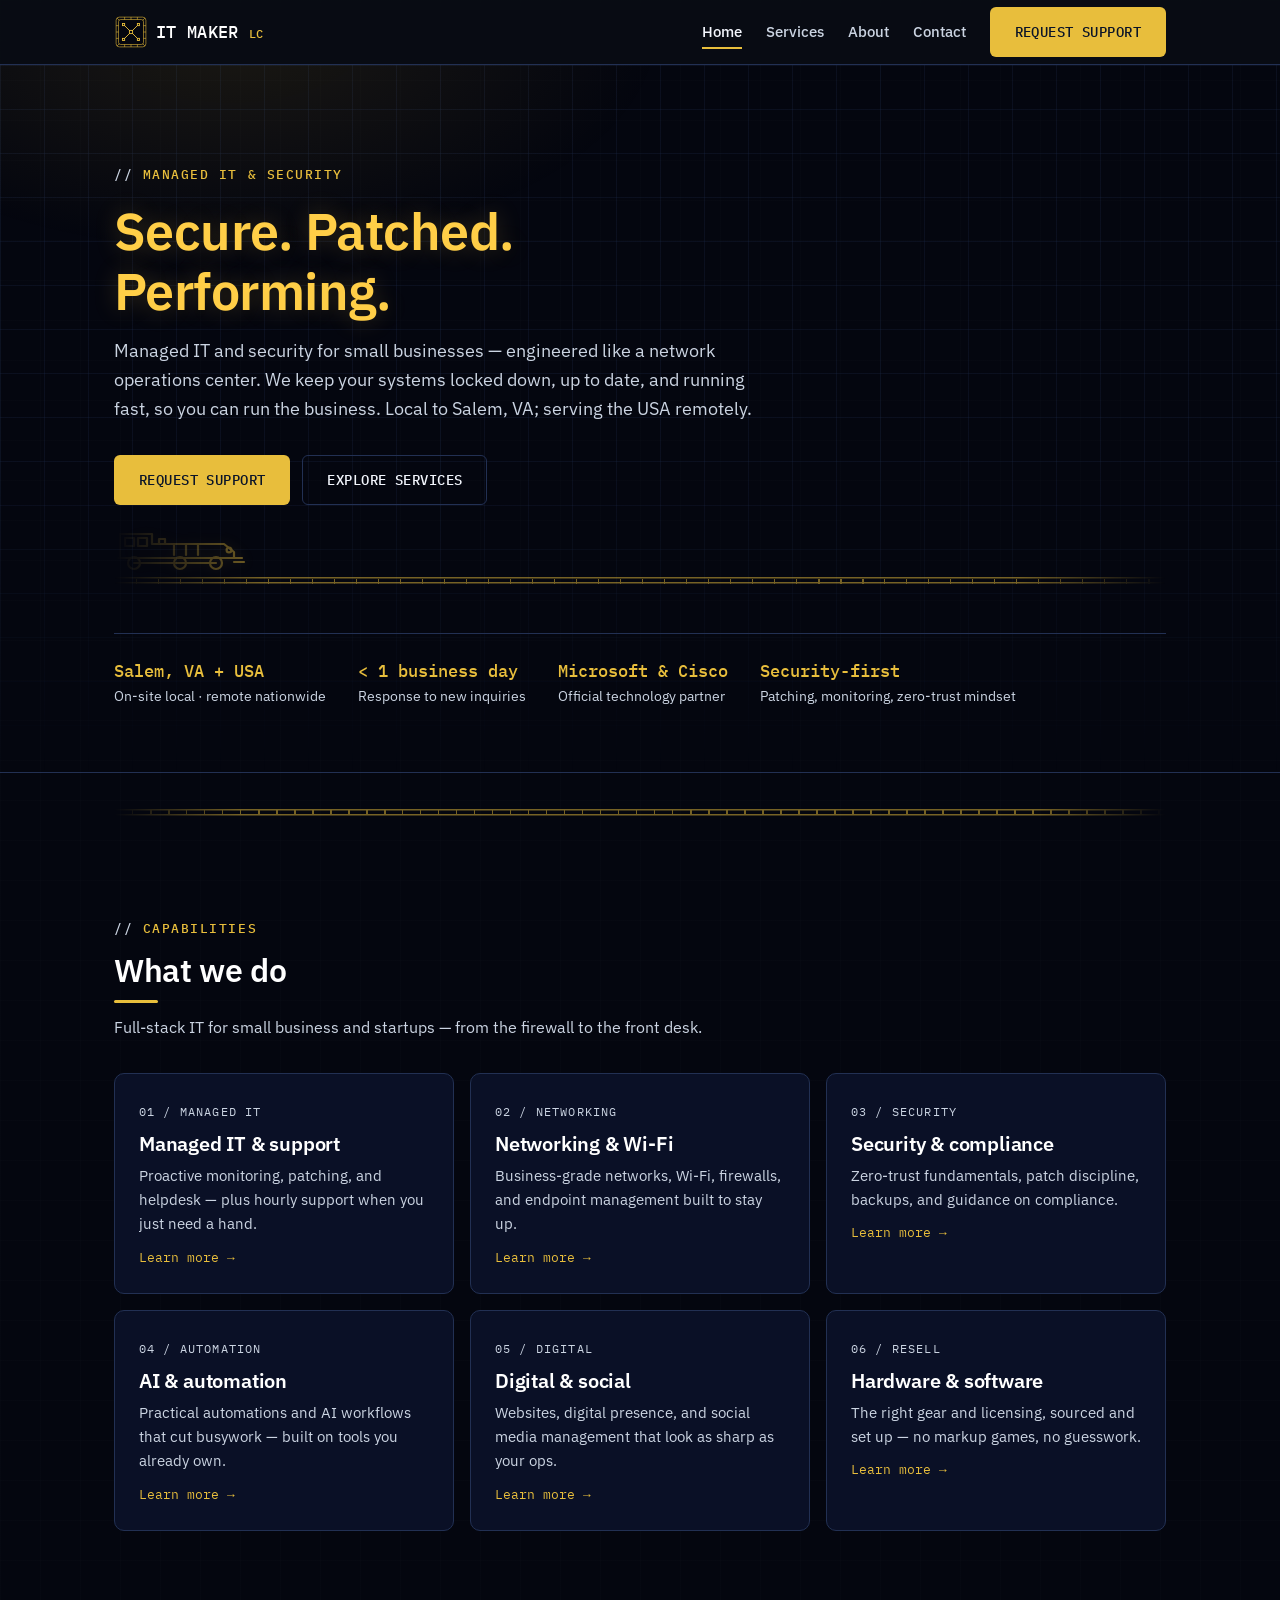
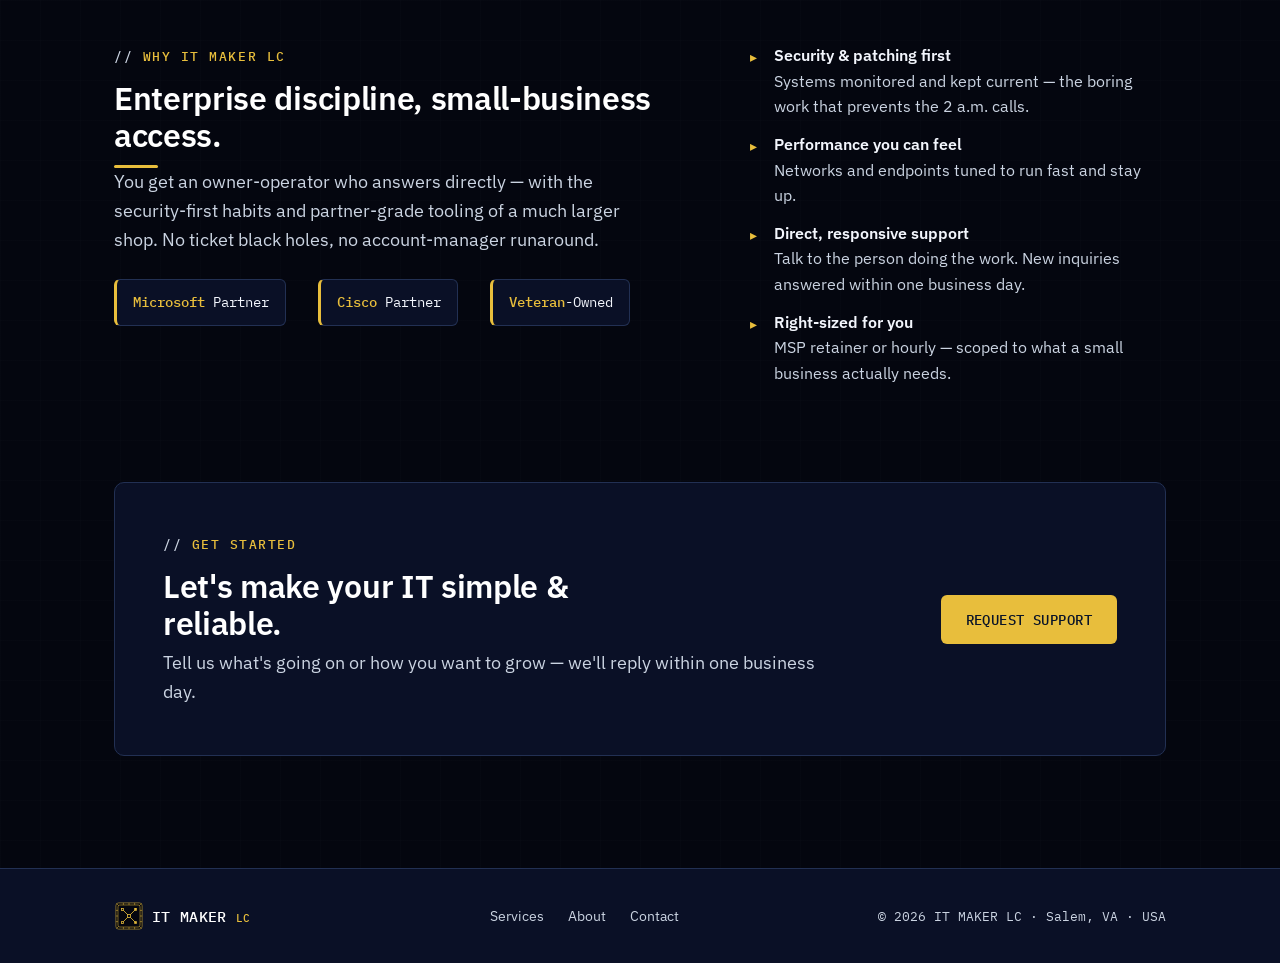
<file: index.html>
<!DOCTYPE html>
<html lang="en">
<head>
  <meta charset="UTF-8" />
  <meta name="viewport" content="width=device-width, initial-scale=1.0" />

  <!-- SEO -->
  <title>IT MAKER LC — Managed IT, Security &amp; Networking | Salem, VA &amp; Nationwide</title>
  <meta name="description" content="Secure, managed IT for small businesses — patched, monitored, and performing. Networking, security, AI automation, and support. Local to Salem, VA; serving the USA remotely. Microsoft &amp; Cisco Partner." />
  <link rel="canonical" href="https://it.makerlc.com/" />

  <!-- Open Graph + Twitter -->
  <meta property="og:type" content="website" />
  <meta property="og:site_name" content="IT MAKER LC" />
  <meta property="og:title" content="IT MAKER LC — Managed IT, Security &amp; Networking" />
  <meta property="og:description" content="Secure, managed IT for small businesses — patched, monitored, performing. Local to Salem, VA; serving the USA remotely." />
  <meta property="og:url" content="https://it.makerlc.com/" />
  <meta property="og:image" content="https://it.makerlc.com/assets/og-default.png" />
  <meta name="twitter:card" content="summary_large_image" />
  <meta name="twitter:title" content="IT MAKER LC — Managed IT, Security &amp; Networking" />
  <meta name="twitter:description" content="Secure, managed IT for small businesses — patched, monitored, performing. Salem, VA &amp; nationwide." />
  <meta name="twitter:image" content="https://it.makerlc.com/assets/og-default.png" />

  <meta name="theme-color" content="#04060F" />
  <link rel="icon" type="image/svg+xml" href="/favicon.svg" />
  <link rel="icon" type="image/x-icon" href="/favicon.ico" />
  <link rel="apple-touch-icon" href="/apple-touch-icon.png" />
  <link rel="stylesheet" href="css/styles.css" />

  <!-- Structured data: Organization + LocalBusiness (no opening hours). -->
  <script type="application/ld+json">
  {
    "@context": "https://schema.org",
    "@type": "LocalBusiness",
    "name": "IT MAKER LC",
    "url": "https://it.makerlc.com",
    "image": "https://it.makerlc.com/assets/og-default.png",
    "description": "Managed IT services, networking, security, AI automation, and digital services for small businesses. Microsoft and Cisco Partner.",
    "address": { "@type": "PostalAddress", "addressLocality": "Salem", "addressRegion": "VA", "addressCountry": "US" },
    "areaServed": [
      { "@type": "City", "name": "Salem, VA" },
      { "@type": "Country", "name": "United States" }
    ],
    "email": "info@makerlc.com",
    "telephone": "+1-540-750-1153"
  }
  </script>
</head>
<body>
  <a class="skip-link" href="#main">Skip to content</a>

  <!-- =========================================================================
       SHARED HEADER / NAV — duplicate verbatim on every page; only aria-current changes.
       ========================================================================= -->
  <header class="site-header">
    <div class="container nav">
      <a class="brand" href="index.html"><img class="brand-logo" src="assets/logo-mark.svg" alt="" width="32" height="32" /><span class="brand-name">IT&nbsp;MAKER&nbsp;<span class="brand-mark">LC</span></span></a>
      <button class="nav-toggle" aria-label="Toggle navigation menu"
              aria-controls="nav-links" aria-expanded="false">
        <svg width="22" height="22" viewBox="0 0 24 24" fill="none" stroke="currentColor"
             stroke-width="2" aria-hidden="true">
          <line x1="3" y1="6" x2="21" y2="6" /><line x1="3" y1="12" x2="21" y2="12" />
          <line x1="3" y1="18" x2="21" y2="18" />
        </svg>
      </button>
      <ul class="nav-links" id="nav-links">
        <li><a href="index.html" aria-current="page">Home</a></li>
        <li><a href="services.html">Services</a></li>
        <li><a href="about.html">About</a></li>
        <li><a href="contact.html">Contact</a></li>
        <li><a class="btn btn-primary" href="contact.html">Request support</a></li>
      </ul>
    </div>
  </header>

  <main id="main">

    <!-- ============================ HERO ============================ -->
    <section class="hero">
      <div class="container">
        <span class="eyebrow">Managed IT &amp; Security</span>
        <h1><span class="hl">Secure.</span> <span class="hl">Patched.</span> <span class="hl">Performing.</span></h1>
        <p class="lead">Managed IT and security for small businesses — engineered like a network
           operations center. We keep your systems locked down, up to date, and running fast, so
           you can run the business. Local to Salem, VA; serving the USA remotely.</p>

        <div class="hero-actions">
          <a class="btn btn-primary" href="contact.html">Request support</a>
          <a class="btn btn-ghost" href="services.html">Explore services</a>
        </div>

        <!-- Line-art locomotive rides a gold rail in the band between the CTAs and
             the data strip. Decorative (aria-hidden); loop lives in styles.css. -->
        <div class="hero-rail" aria-hidden="true">
          <svg class="hero-train" viewBox="0 0 132 52" fill="none" stroke="currentColor"
               stroke-width="2.2" stroke-linejoin="round" stroke-linecap="round">
            <path d="M6 37 L6 13 L38 13 L38 23 L110 23 L120 31 L120 37" />
            <path d="M4 37 L128 37" />
            <rect x="11" y="17" width="9" height="8" /><rect x="24" y="17" width="9" height="8" />
            <path d="M45 23 L45 18 L51 18 L51 23" />
            <path d="M60 23 L60 34" /><path d="M72 23 L72 34" /><path d="M84 23 L84 34" />
            <circle cx="115" cy="29" r="2.4" />
            <path d="M120 41 L130 41" />
            <circle cx="20" cy="42" r="6" /><circle cx="66" cy="42" r="6" /><circle cx="102" cy="42" r="6" />
            <path d="M20 42 L102 42" />
          </svg>
        </div>

        <!-- Mono data strip: quick, scannable facts -->
        <div class="data-strip">
          <div class="stat"><b>Salem, VA + USA</b><span>On-site local · remote nationwide</span></div>
          <div class="stat"><b>&lt; 1 business day</b><span>Response to new inquiries</span></div>
          <div class="stat"><b>Microsoft &amp; Cisco</b><span>Official technology partner</span></div>
          <div class="stat"><b>Security-first</b><span>Patching, monitoring, zero-trust mindset</span></div>
        </div>
      </div>
    </section>

    <!-- Rail-track divider -->
    <div class="container"><div class="rail" aria-hidden="true"></div></div>

    <!-- ============================ SERVICES OVERVIEW ============================ -->
    <section>
      <div class="container">
        <div class="section-head">
          <span class="eyebrow">Capabilities</span>
          <h2>What we do</h2>
          <p>Full-stack IT for small business and startups — from the firewall to the front desk.</p>
        </div>

        <div class="card-grid">
          <a class="card" href="services.html#managed-it">
            <span class="card-tag">01 / Managed IT</span>
            <h3>Managed IT &amp; support</h3>
            <p>Proactive monitoring, patching, and helpdesk — plus hourly support when you just need a hand.</p>
            <span class="card-more">Learn more →</span>
          </a>
          <a class="card" href="services.html#networking">
            <span class="card-tag">02 / Networking</span>
            <h3>Networking &amp; Wi-Fi</h3>
            <p>Business-grade networks, Wi-Fi, firewalls, and endpoint management built to stay up.</p>
            <span class="card-more">Learn more →</span>
          </a>
          <a class="card" href="services.html#security">
            <span class="card-tag">03 / Security</span>
            <h3>Security &amp; compliance</h3>
            <p>Zero-trust fundamentals, patch discipline, backups, and guidance on compliance.</p>
            <span class="card-more">Learn more →</span>
          </a>
          <a class="card" href="services.html#ai">
            <span class="card-tag">04 / Automation</span>
            <h3>AI &amp; automation</h3>
            <p>Practical automations and AI workflows that cut busywork — built on tools you already own.</p>
            <span class="card-more">Learn more →</span>
          </a>
          <a class="card" href="services.html#digital">
            <span class="card-tag">05 / Digital</span>
            <h3>Digital &amp; social</h3>
            <p>Websites, digital presence, and social media management that look as sharp as your ops.</p>
            <span class="card-more">Learn more →</span>
          </a>
          <a class="card" href="services.html#resell">
            <span class="card-tag">06 / Resell</span>
            <h3>Hardware &amp; software</h3>
            <p>The right gear and licensing, sourced and set up — no markup games, no guesswork.</p>
            <span class="card-more">Learn more →</span>
          </a>
        </div>
      </div>
    </section>

    <!-- ============================ WHY US ============================ -->
    <section class="section-tight">
      <div class="container split">
        <div>
          <span class="eyebrow">Why IT MAKER LC</span>
          <h2>Enterprise discipline, small-business access.</h2>
          <p class="lead">You get an owner-operator who answers directly — with the security-first
             habits and partner-grade tooling of a much larger shop. No ticket black holes, no
             account-manager runaround.</p>

          <div class="partners">
            <span class="badge"><b>Microsoft</b> Partner</span>
            <span class="badge"><b>Cisco</b> Partner</span>
            <span class="badge"><b>Veteran</b>-Owned</span>
          </div>
        </div>

        <ul class="check-list">
          <li><strong>Security &amp; patching first</strong>Systems monitored and kept current — the boring work that prevents the 2 a.m. calls.</li>
          <li><strong>Performance you can feel</strong>Networks and endpoints tuned to run fast and stay up.</li>
          <li><strong>Direct, responsive support</strong>Talk to the person doing the work. New inquiries answered within one business day.</li>
          <li><strong>Right-sized for you</strong>MSP retainer or hourly — scoped to what a small business actually needs.</li>
        </ul>
      </div>
    </section>

    <!-- ============================ CTA BAND ============================ -->
    <section class="section-tight">
      <div class="container">
        <div class="band">
          <div>
            <span class="eyebrow">Get started</span>
            <h2>Let's make your IT simple & reliable.</h2>
            <p class="lead">Tell us what's going on or how you want to grow — we'll reply within one business day.</p>
          </div>
          <a class="btn btn-primary" href="contact.html">Request support</a>
        </div>
      </div>
    </section>

  </main>

  <!-- =========================================================================
       SHARED FOOTER — duplicate verbatim on every page.
       ========================================================================= -->
  <footer class="site-footer">
    <div class="container footer-inner">
      <a class="brand" href="index.html"><img class="brand-logo" src="assets/logo-mark.svg" alt="" width="32" height="32" /><span class="brand-name">IT&nbsp;MAKER&nbsp;<span class="brand-mark">LC</span></span></a>
      <ul class="footer-links">
        <li><a href="services.html">Services</a></li>
        <li><a href="about.html">About</a></li>
        <li><a href="contact.html">Contact</a></li>
      </ul>
      <p class="footer-meta">&copy; <span id="year"></span> IT MAKER LC · Salem, VA · USA</p>
    </div>
  </footer>

  <script src="js/main.js"></script>
</body>
</html>
</file>
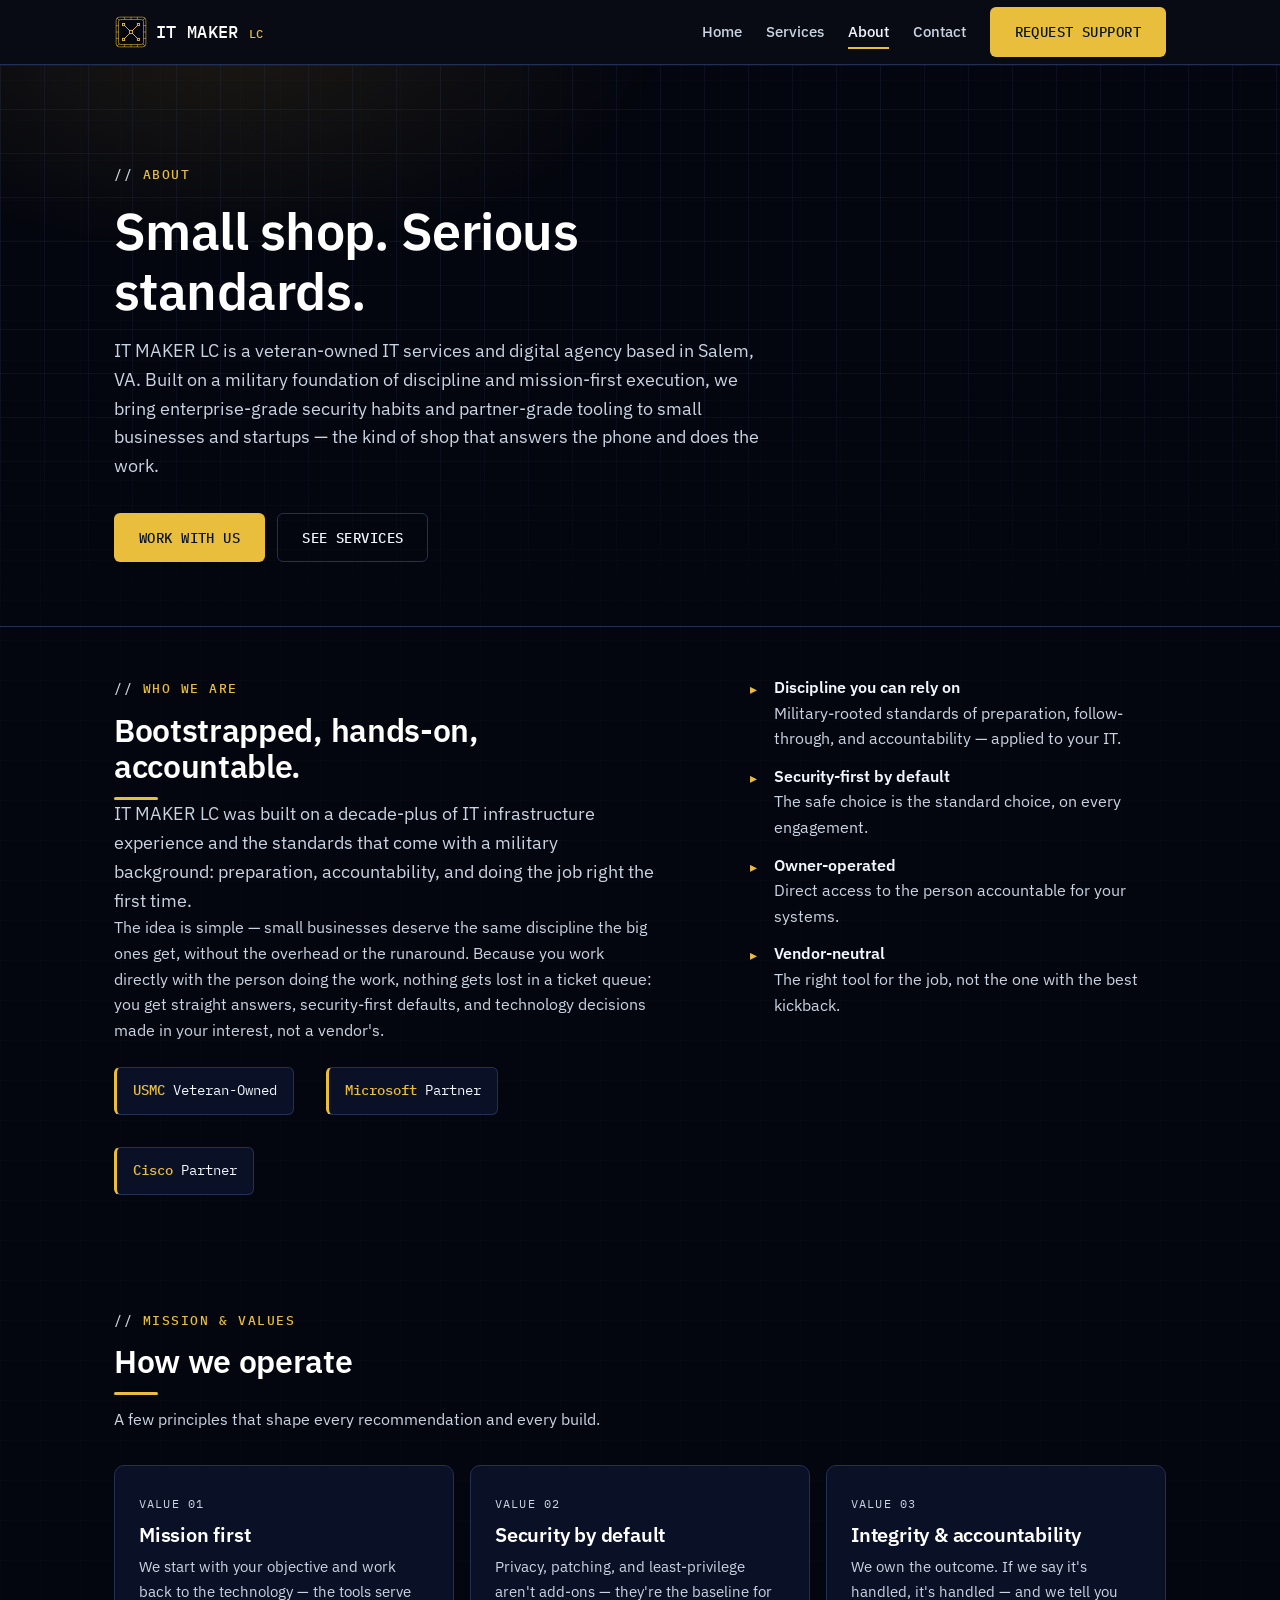
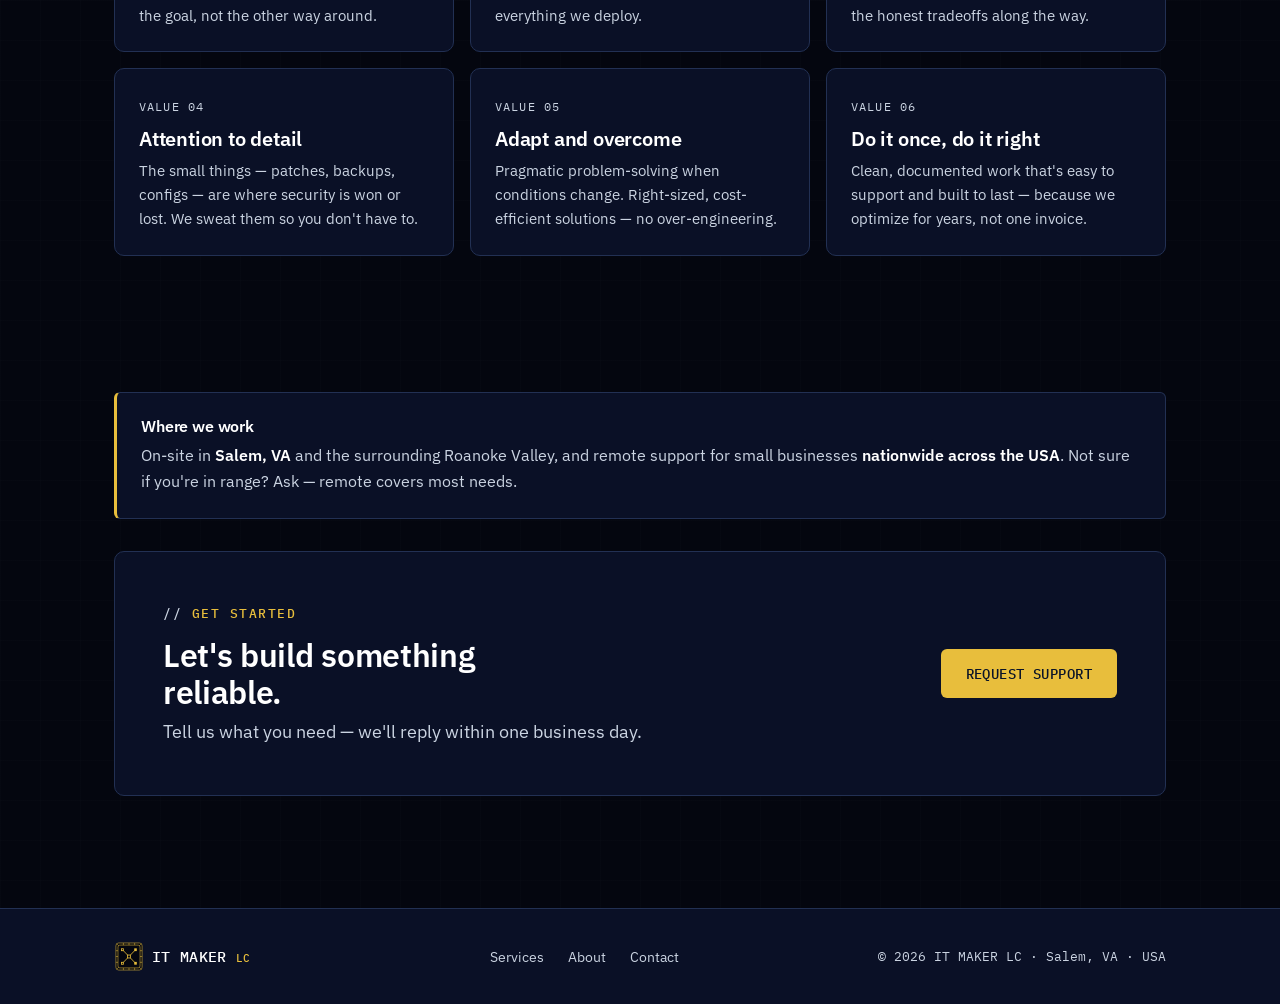
<file: about.html>
<!DOCTYPE html>
<html lang="en">
<head>
  <meta charset="UTF-8" />
  <meta name="viewport" content="width=device-width, initial-scale=1.0" />

  <!-- SEO -->
  <title>About — IT MAKER LC | Owner-Operated IT in Salem, VA</title>
  <meta name="description" content="IT MAKER LC is an owner-operated IT services and digital agency in Salem, VA, serving small businesses nationwide. Security-first, Microsoft &amp; Cisco Partner." />
  <link rel="canonical" href="https://it.makerlc.com/about.html" />

  <!-- Open Graph + Twitter -->
  <meta property="og:type" content="website" />
  <meta property="og:site_name" content="IT MAKER LC" />
  <meta property="og:title" content="About — IT MAKER LC" />
  <meta property="og:description" content="Owner-operated IT services and digital agency in Salem, VA. Security-first. Microsoft &amp; Cisco Partner." />
  <meta property="og:url" content="https://it.makerlc.com/about.html" />
  <meta property="og:image" content="https://it.makerlc.com/assets/og-default.png" />
  <meta name="twitter:card" content="summary_large_image" />
  <meta name="twitter:title" content="About — IT MAKER LC" />
  <meta name="twitter:description" content="Owner-operated IT services and digital agency in Salem, VA. Security-first. Microsoft &amp; Cisco Partner." />
  <meta name="twitter:image" content="https://it.makerlc.com/assets/og-default.png" />

  <meta name="theme-color" content="#04060F" />
  <link rel="icon" type="image/svg+xml" href="/favicon.svg" />
  <link rel="icon" type="image/x-icon" href="/favicon.ico" />
  <link rel="apple-touch-icon" href="/apple-touch-icon.png" />
  <link rel="stylesheet" href="css/styles.css" />
</head>
<body>
  <a class="skip-link" href="#main">Skip to content</a>

  <!-- =========================================================================
       SHARED HEADER / NAV — duplicate verbatim on every page; only aria-current changes.
       ========================================================================= -->
  <header class="site-header">
    <div class="container nav">
      <a class="brand" href="index.html"><img class="brand-logo" src="assets/logo-mark.svg" alt="" width="32" height="32" /><span class="brand-name">IT&nbsp;MAKER&nbsp;<span class="brand-mark">LC</span></span></a>
      <button class="nav-toggle" aria-label="Toggle navigation menu"
              aria-controls="nav-links" aria-expanded="false">
        <svg width="22" height="22" viewBox="0 0 24 24" fill="none" stroke="currentColor"
             stroke-width="2" aria-hidden="true">
          <line x1="3" y1="6" x2="21" y2="6" /><line x1="3" y1="12" x2="21" y2="12" />
          <line x1="3" y1="18" x2="21" y2="18" />
        </svg>
      </button>
      <ul class="nav-links" id="nav-links">
        <li><a href="index.html">Home</a></li>
        <li><a href="services.html">Services</a></li>
        <li><a href="about.html" aria-current="page">About</a></li>
        <li><a href="contact.html">Contact</a></li>
        <li><a class="btn btn-primary" href="contact.html">Request support</a></li>
      </ul>
    </div>
  </header>

  <main id="main">

    <!-- ============================ INTRO / STORY ============================ -->
    <section class="hero">
      <div class="container">
        <span class="eyebrow">About</span>
        <h1>Small shop. Serious standards.</h1>
        <p class="lead">IT MAKER LC is a veteran-owned IT services and digital agency based in
           Salem, VA. Built on a military foundation of discipline and mission-first execution, we
           bring enterprise-grade security habits and partner-grade tooling to small businesses and
           startups — the kind of shop that answers the phone and does the work.</p>
        <div class="hero-actions">
          <a class="btn btn-primary" href="contact.html">Work with us</a>
          <a class="btn btn-ghost" href="services.html">See services</a>
        </div>
      </div>
    </section>

    <!-- ============================ WHO WE ARE ============================ -->
    <section class="section-tight">
      <div class="container split">
        <div>
          <span class="eyebrow">Who we are</span>
          <h2>Bootstrapped, hands-on, accountable.</h2>
          <p class="lead">IT MAKER LC was built on a decade-plus of IT infrastructure experience and
             the standards that come with a military background: preparation, accountability, and doing
             the job right the first time.</p>
          <p class="text-muted">The idea is simple — small businesses deserve the same discipline the
             big ones get, without the overhead or the runaround. Because you work directly with the
             person doing the work, nothing gets lost in a ticket queue: you get straight answers,
             security-first defaults, and technology decisions made in your interest, not a vendor's.</p>

          <div class="partners">
            <span class="badge"><b>USMC</b> Veteran-Owned</span>
            <span class="badge"><b>Microsoft</b> Partner</span>
            <span class="badge"><b>Cisco</b> Partner</span>
          </div>
        </div>

        <ul class="check-list">
          <li><strong>Discipline you can rely on</strong>Military-rooted standards of preparation, follow-through, and accountability — applied to your IT.</li>
          <li><strong>Security-first by default</strong>The safe choice is the standard choice, on every engagement.</li>
          <li><strong>Owner-operated</strong>Direct access to the person accountable for your systems.</li>
          <li><strong>Vendor-neutral</strong>The right tool for the job, not the one with the best kickback.</li>
        </ul>
      </div>
    </section>

    <!-- ============================ MISSION / VALUES ============================ -->
    <section>
      <div class="container">
        <div class="section-head">
          <span class="eyebrow">Mission &amp; values</span>
          <h2>How we operate</h2>
          <p>A few principles that shape every recommendation and every build.</p>
        </div>
        <div class="card-grid">
          <div class="card">
            <span class="card-tag">Value 01</span>
            <h3>Mission first</h3>
            <p>We start with your objective and work back to the technology — the tools serve the goal, not the other way around.</p>
          </div>
          <div class="card">
            <span class="card-tag">Value 02</span>
            <h3>Security by default</h3>
            <p>Privacy, patching, and least-privilege aren't add-ons — they're the baseline for everything we deploy.</p>
          </div>
          <div class="card">
            <span class="card-tag">Value 03</span>
            <h3>Integrity &amp; accountability</h3>
            <p>We own the outcome. If we say it's handled, it's handled — and we tell you the honest tradeoffs along the way.</p>
          </div>
          <div class="card">
            <span class="card-tag">Value 04</span>
            <h3>Attention to detail</h3>
            <p>The small things — patches, backups, configs — are where security is won or lost. We sweat them so you don't have to.</p>
          </div>
          <div class="card">
            <span class="card-tag">Value 05</span>
            <h3>Adapt and overcome</h3>
            <p>Pragmatic problem-solving when conditions change. Right-sized, cost-efficient solutions — no over-engineering.</p>
          </div>
          <div class="card">
            <span class="card-tag">Value 06</span>
            <h3>Do it once, do it right</h3>
            <p>Clean, documented work that's easy to support and built to last — because we optimize for years, not one invoice.</p>
          </div>
        </div>
      </div>
    </section>

    <!-- ============================ SERVICE AREA ============================ -->
    <section class="section-tight">
      <div class="container">
        <div class="callout">
          <h3>Where we work</h3>
          <p>On-site in <strong>Salem, VA</strong> and the surrounding Roanoke Valley, and remote
             support for small businesses <strong>nationwide across the USA</strong>. Not sure if
             you're in range? Ask — remote covers most needs.</p>
        </div>

        <div class="band" style="margin-top: var(--space-6);">
          <div>
            <span class="eyebrow">Get started</span>
            <h2>Let's build something reliable.</h2>
            <p class="lead">Tell us what you need — we'll reply within one business day.</p>
          </div>
          <a class="btn btn-primary" href="contact.html">Request support</a>
        </div>
      </div>
    </section>

  </main>

  <!-- =========================================================================
       SHARED FOOTER — duplicate verbatim on every page.
       ========================================================================= -->
  <footer class="site-footer">
    <div class="container footer-inner">
      <a class="brand" href="index.html"><img class="brand-logo" src="assets/logo-mark.svg" alt="" width="32" height="32" /><span class="brand-name">IT&nbsp;MAKER&nbsp;<span class="brand-mark">LC</span></span></a>
      <ul class="footer-links">
        <li><a href="services.html">Services</a></li>
        <li><a href="about.html">About</a></li>
        <li><a href="contact.html">Contact</a></li>
      </ul>
      <p class="footer-meta">&copy; <span id="year"></span> IT MAKER LC · Salem, VA · USA</p>
    </div>
  </footer>

  <script src="js/main.js"></script>
</body>
</html>
</file>
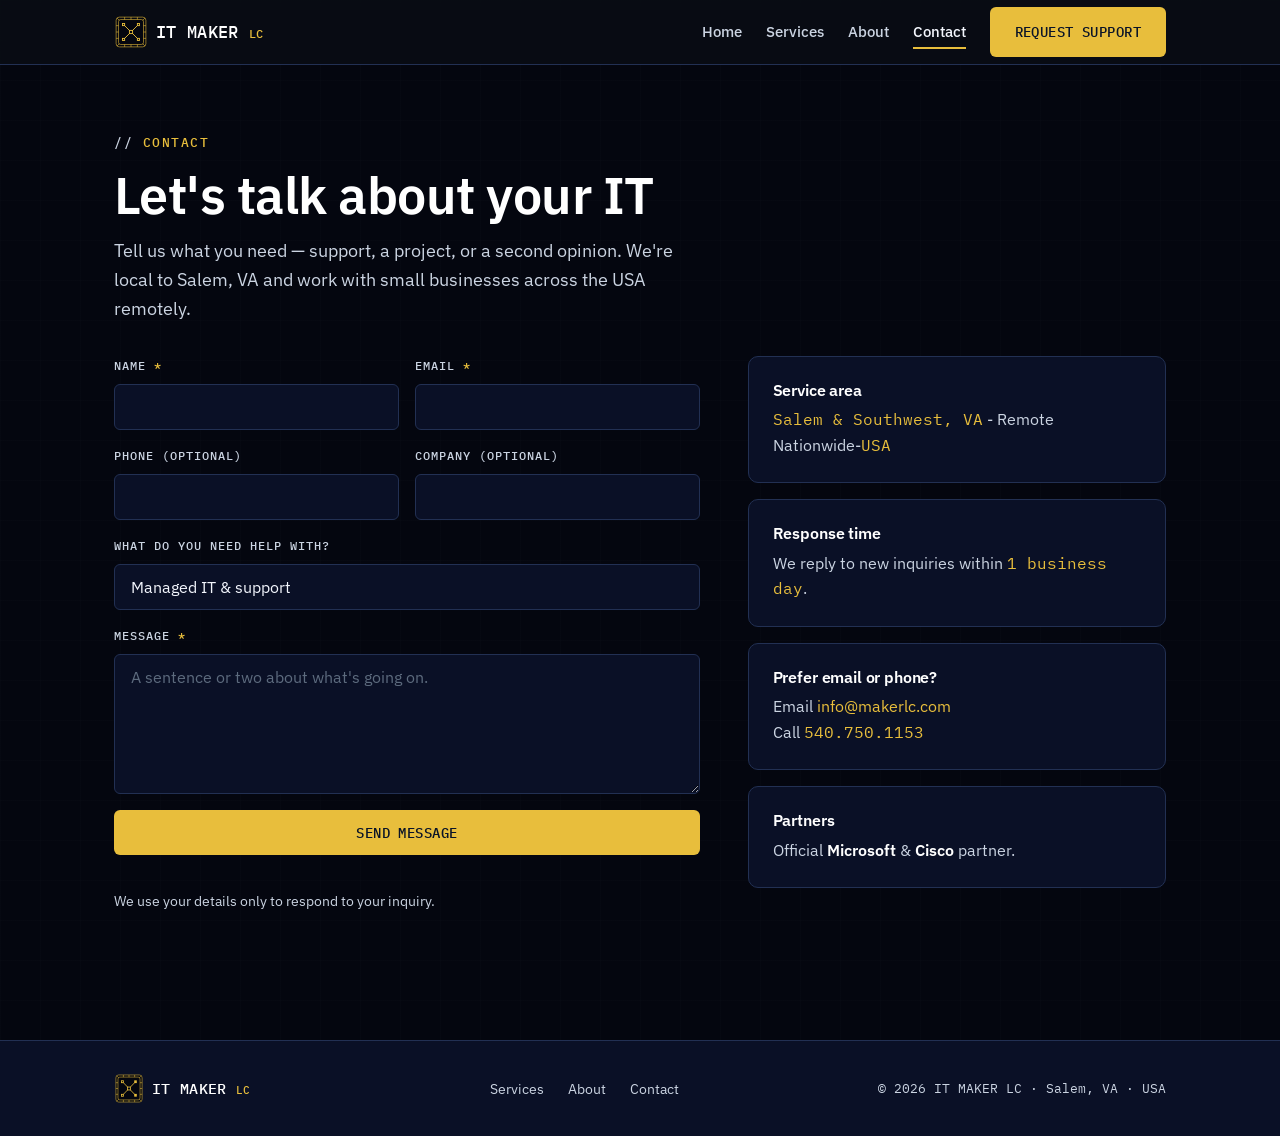
<file: contact.html>
<!DOCTYPE html>
<html lang="en">
<head>
  <meta charset="UTF-8" />
  <meta name="viewport" content="width=device-width, initial-scale=1.0" />

  <!-- SEO: per-page title, description, canonical -->
  <title>Contact — IT MAKER LC | IT Support in Salem, VA &amp; Nationwide</title>
  <meta name="description" content="Get in touch with IT MAKER LC for managed IT, networking, security, and automation. Local to Salem, VA and serving small businesses across the USA remotely." />
  <link rel="canonical" href="https://it.makerlc.com/contact.html" />

  <!-- Open Graph (absolute image URL) + Twitter Card -->
  <meta property="og:type" content="website" />
  <meta property="og:site_name" content="IT MAKER LC" />
  <meta property="og:title" content="Contact — IT MAKER LC" />
  <meta property="og:description" content="Managed IT, networking, security, and automation. Local to Salem, VA; serving the USA remotely." />
  <meta property="og:url" content="https://it.makerlc.com/contact.html" />
  <meta property="og:image" content="https://it.makerlc.com/assets/og-default.png" />
  <meta name="twitter:card" content="summary_large_image" />
  <meta name="twitter:title" content="Contact — IT MAKER LC" />
  <meta name="twitter:description" content="Managed IT, networking, security, and automation. Local to Salem, VA; serving the USA remotely." />
  <meta name="twitter:image" content="https://it.makerlc.com/assets/og-default.png" />

  <meta name="theme-color" content="#04060F" />
  <link rel="icon" type="image/svg+xml" href="/favicon.svg" />
  <link rel="icon" type="image/x-icon" href="/favicon.ico" />
  <link rel="apple-touch-icon" href="/apple-touch-icon.png" />
  <link rel="stylesheet" href="css/styles.css" />

  <!-- Structured data: helps local search understand the business.
       No opening hours published (owner decision). -->
  <script type="application/ld+json">
  {
    "@context": "https://schema.org",
    "@type": "LocalBusiness",
    "name": "IT MAKER LC",
    "url": "https://it.makerlc.com",
    "image": "https://it.makerlc.com/assets/og-default.png",
    "description": "Managed IT services, networking, security, AI automation, and digital services for small businesses.",
    "address": { "@type": "PostalAddress", "addressLocality": "Salem", "addressRegion": "VA", "addressCountry": "US" },
    "areaServed": [
      { "@type": "City", "name": "Salem, VA" },
      { "@type": "Country", "name": "United States" }
    ],
    "email": "info@makerlc.com",
    "telephone": "+1-540-750-1153"
  }
  </script>
</head>
<body>
  <!-- Accessibility: keyboard users can jump straight to content -->
  <a class="skip-link" href="#main">Skip to content</a>

  <!-- =========================================================================
       SHARED HEADER / NAV
       Duplicate this block verbatim on every page; only the aria-current
       marker changes to the current page. Keep in sync across pages.
       ========================================================================= -->
  <header class="site-header">
    <div class="container nav">
      <a class="brand" href="index.html"><img class="brand-logo" src="assets/logo-mark.svg" alt="" width="32" height="32" /><span class="brand-name">IT&nbsp;MAKER&nbsp;<span class="brand-mark">LC</span></span></a>

      <button class="nav-toggle" aria-label="Toggle navigation menu"
              aria-controls="nav-links" aria-expanded="false">
        <!-- simple hamburger icon -->
        <svg width="22" height="22" viewBox="0 0 24 24" fill="none" stroke="currentColor"
             stroke-width="2" aria-hidden="true">
          <line x1="3" y1="6" x2="21" y2="6" /><line x1="3" y1="12" x2="21" y2="12" />
          <line x1="3" y1="18" x2="21" y2="18" />
        </svg>
      </button>

      <ul class="nav-links" id="nav-links">
        <li><a href="index.html">Home</a></li>
        <li><a href="services.html">Services</a></li>
        <li><a href="about.html">About</a></li>
        <li><a href="contact.html" aria-current="page">Contact</a></li>
        <li><a class="btn btn-primary" href="contact.html">Request support</a></li>
      </ul>
    </div>
  </header>

  <!-- =========================================================================
       MAIN
       ========================================================================= -->
  <main id="main">
    <section>
      <div class="container">
        <div class="section-head">
          <span class="eyebrow">Contact</span>
          <h1>Let's talk about your IT</h1>
          <p class="lead">Tell us what you need — support, a project, or a second opinion.
             We're local to Salem, VA and work with small businesses across the USA remotely.</p>
        </div>

        <div class="contact-layout">
          <!-- ---------------- FORM ----------------
               data-flow-url = your Power Automate HTTP trigger URL.
               It's a write-only capability URL; rotate it by re-saving the
               flow trigger if ever needed, then update this one attribute. -->
          <form id="contact-form" class="form-grid" novalidate
                data-flow-url="https://default61a0ad9c89c14746b7b5442d868cf1.8a.environment.api.powerplatform.com/powerautomate/automations/direct/workflows/eded2162f57b4e16b5da94312d7952ba/triggers/manual/paths/invoke?api-version=1&amp;sp=%2Ftriggers%2Fmanual%2Frun&amp;sv=1.0&amp;sig=OgGZV53KFi3vSbl_659yl9kRwcvSQ121ypazTL-sJDw">

            <div class="field-row">
              <div class="field">
                <label for="name">Name <span class="req" aria-hidden="true">*</span></label>
                <input type="text" id="name" name="name" autocomplete="name" required />
              </div>
              <div class="field">
                <label for="email">Email <span class="req" aria-hidden="true">*</span></label>
                <input type="email" id="email" name="email" autocomplete="email" required />
              </div>
            </div>

            <div class="field-row">
              <div class="field">
                <label for="phone">Phone <span class="text-muted">(optional)</span></label>
                <input type="tel" id="phone" name="phone" autocomplete="tel" />
              </div>
              <div class="field">
                <label for="company">Company <span class="text-muted">(optional)</span></label>
                <input type="text" id="company" name="company" autocomplete="organization" />
              </div>
            </div>

            <div class="field">
              <label for="service">What do you need help with?</label>
              <select id="service" name="service">
                <option value="Managed IT">Managed IT &amp; support</option>
                <option value="Networking">Networking, Wi-Fi &amp; infrastructure</option>
                <option value="Security">Security &amp; compliance</option>
                <option value="Digital">Digital &amp; social media</option>
                <option value="AI">AI &amp; automation</option>
                <option value="Resell">Hardware &amp; software resell</option>
                <option value="Other">Something else</option>
              </select>
            </div>

            <div class="field">
              <label for="message">Message <span class="req" aria-hidden="true">*</span></label>
              <textarea id="message" name="message" placeholder="A sentence or two about what's going on." required></textarea>
            </div>

            <!-- Honeypot: hidden decoy. Real users never see or tab here.
                 Named away from "website"/"url" so browser autofill and password
                 managers can't fill it and cause real submissions to be dropped. -->
            <div class="hp-field" aria-hidden="true">
              <label for="hp-check">Leave this field empty</label>
              <input type="text" id="hp-check" name="hp" tabindex="-1" autocomplete="off"
                     aria-hidden="true" />
            </div>

            <div class="field">
              <button type="submit" class="btn btn-primary">Send message</button>
              <!-- aria-live: screen readers announce status updates -->
              <p id="form-status" class="form-status" role="status" aria-live="polite"></p>
              <p class="field-note">We use your details only to respond to your inquiry.</p>
            </div>
          </form>

          <!-- ---------------- INFO ASIDE ---------------- -->
          <aside aria-label="Contact details">
            <div class="info-card">
              <h3>Service area</h3>
              <p class="text-muted"><span class="data-point">Salem & Southwest, VA</span>
                  - Remote Nationwide-<span class="data-point">USA</span></p>
            </div>
            <div class="info-card">
              <h3>Response time</h3>
              <p class="text-muted">We reply to new inquiries within
                 <span class="data-point">1 business day</span>.</p>
            </div>
            <div class="info-card">
              <h3>Prefer email or phone?</h3>
              <p class="text-muted">Email <a href="mailto:info@makerlc.com">info@makerlc.com</a><br>
                 Call <a href="tel:+15407501153" class="data-point">540.750.1153</a></p>
            </div>
            <div class="info-card">
              <h3>Partners</h3>
              <p class="text-muted">Official <strong>Microsoft</strong> &amp;
                 <strong>Cisco</strong> partner.</p>
            </div>
          </aside>
        </div>
      </div>
    </section>
  </main>

  <!-- =========================================================================
       SHARED FOOTER — duplicate verbatim on every page.
       ========================================================================= -->
  <footer class="site-footer">
    <div class="container footer-inner">
      <a class="brand" href="index.html"><img class="brand-logo" src="assets/logo-mark.svg" alt="" width="32" height="32" /><span class="brand-name">IT&nbsp;MAKER&nbsp;<span class="brand-mark">LC</span></span></a>
      <ul class="footer-links">
        <li><a href="services.html">Services</a></li>
        <li><a href="about.html">About</a></li>
        <li><a href="contact.html">Contact</a></li>
      </ul>
      <p class="footer-meta">&copy; <span id="year"></span> IT MAKER LC · Salem, VA · USA</p>
    </div>
  </footer>

  <script src="js/main.js"></script>
</body>
</html>
</file>
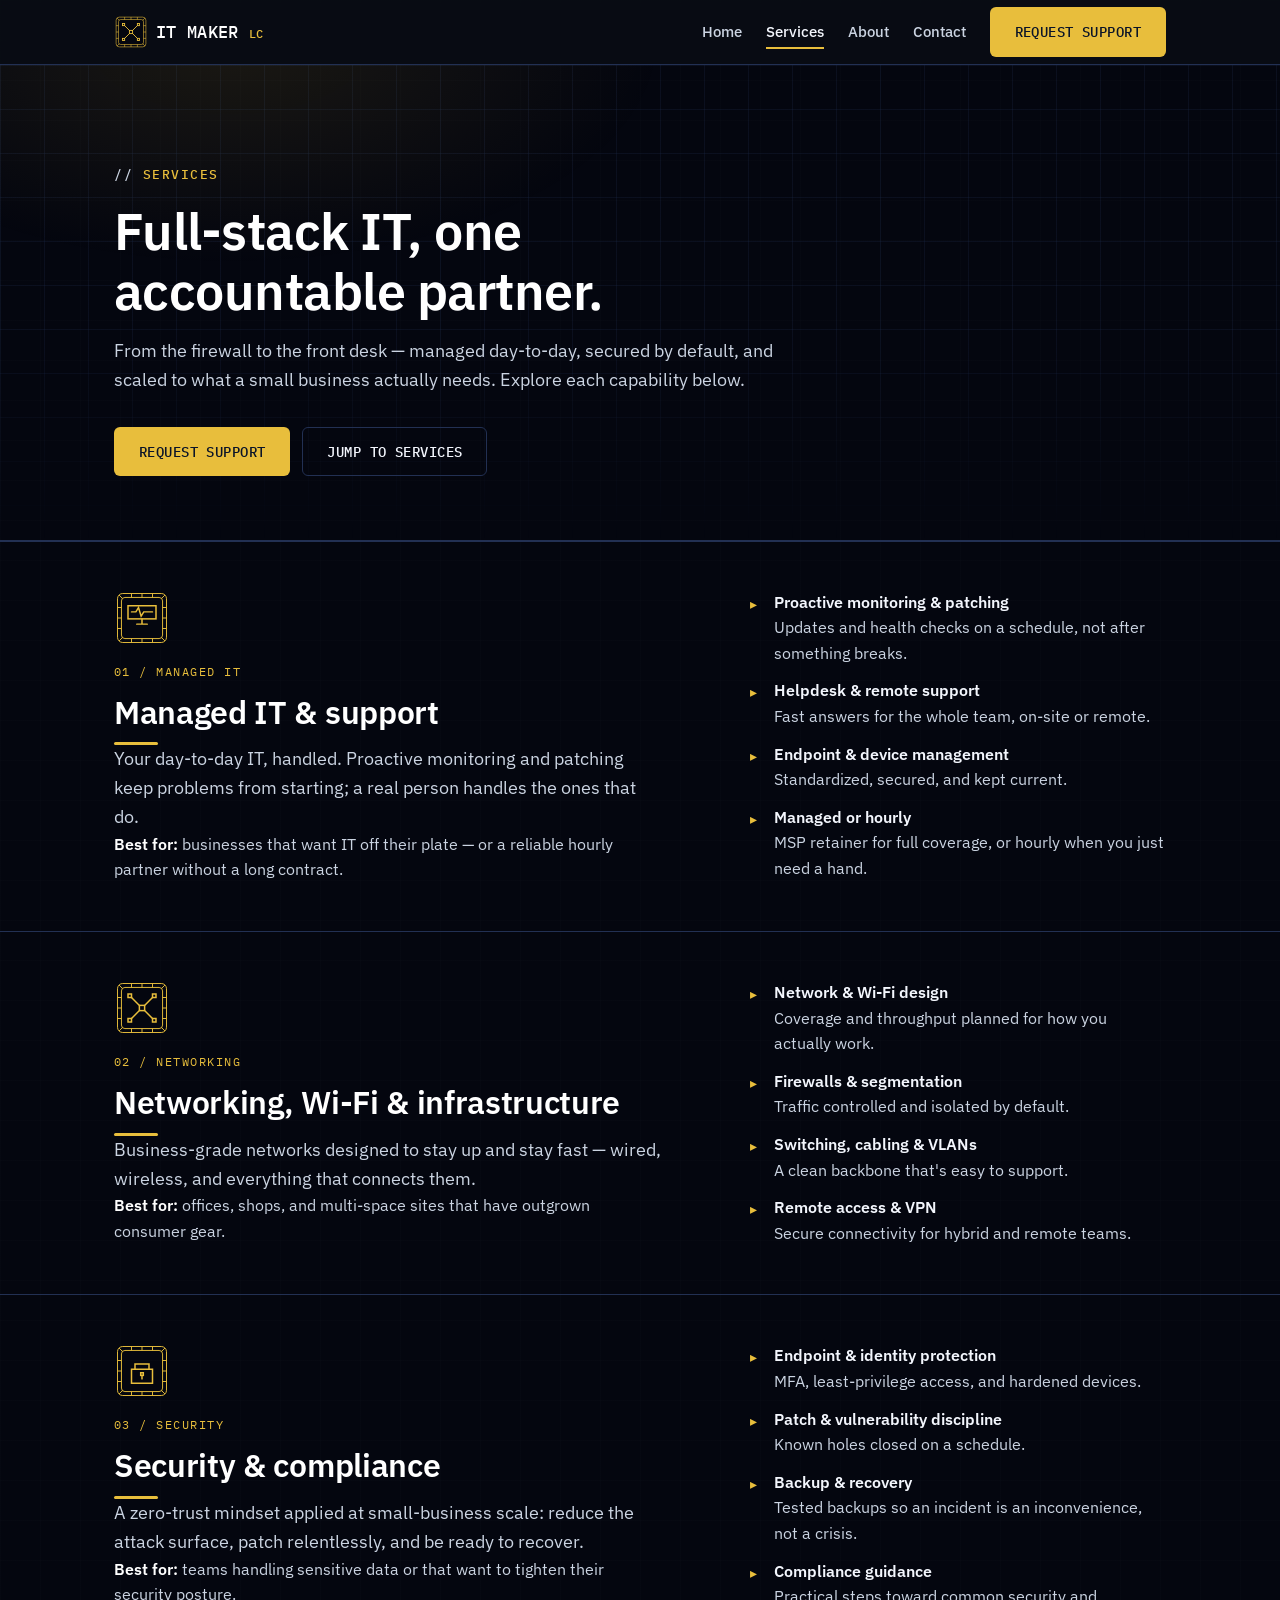
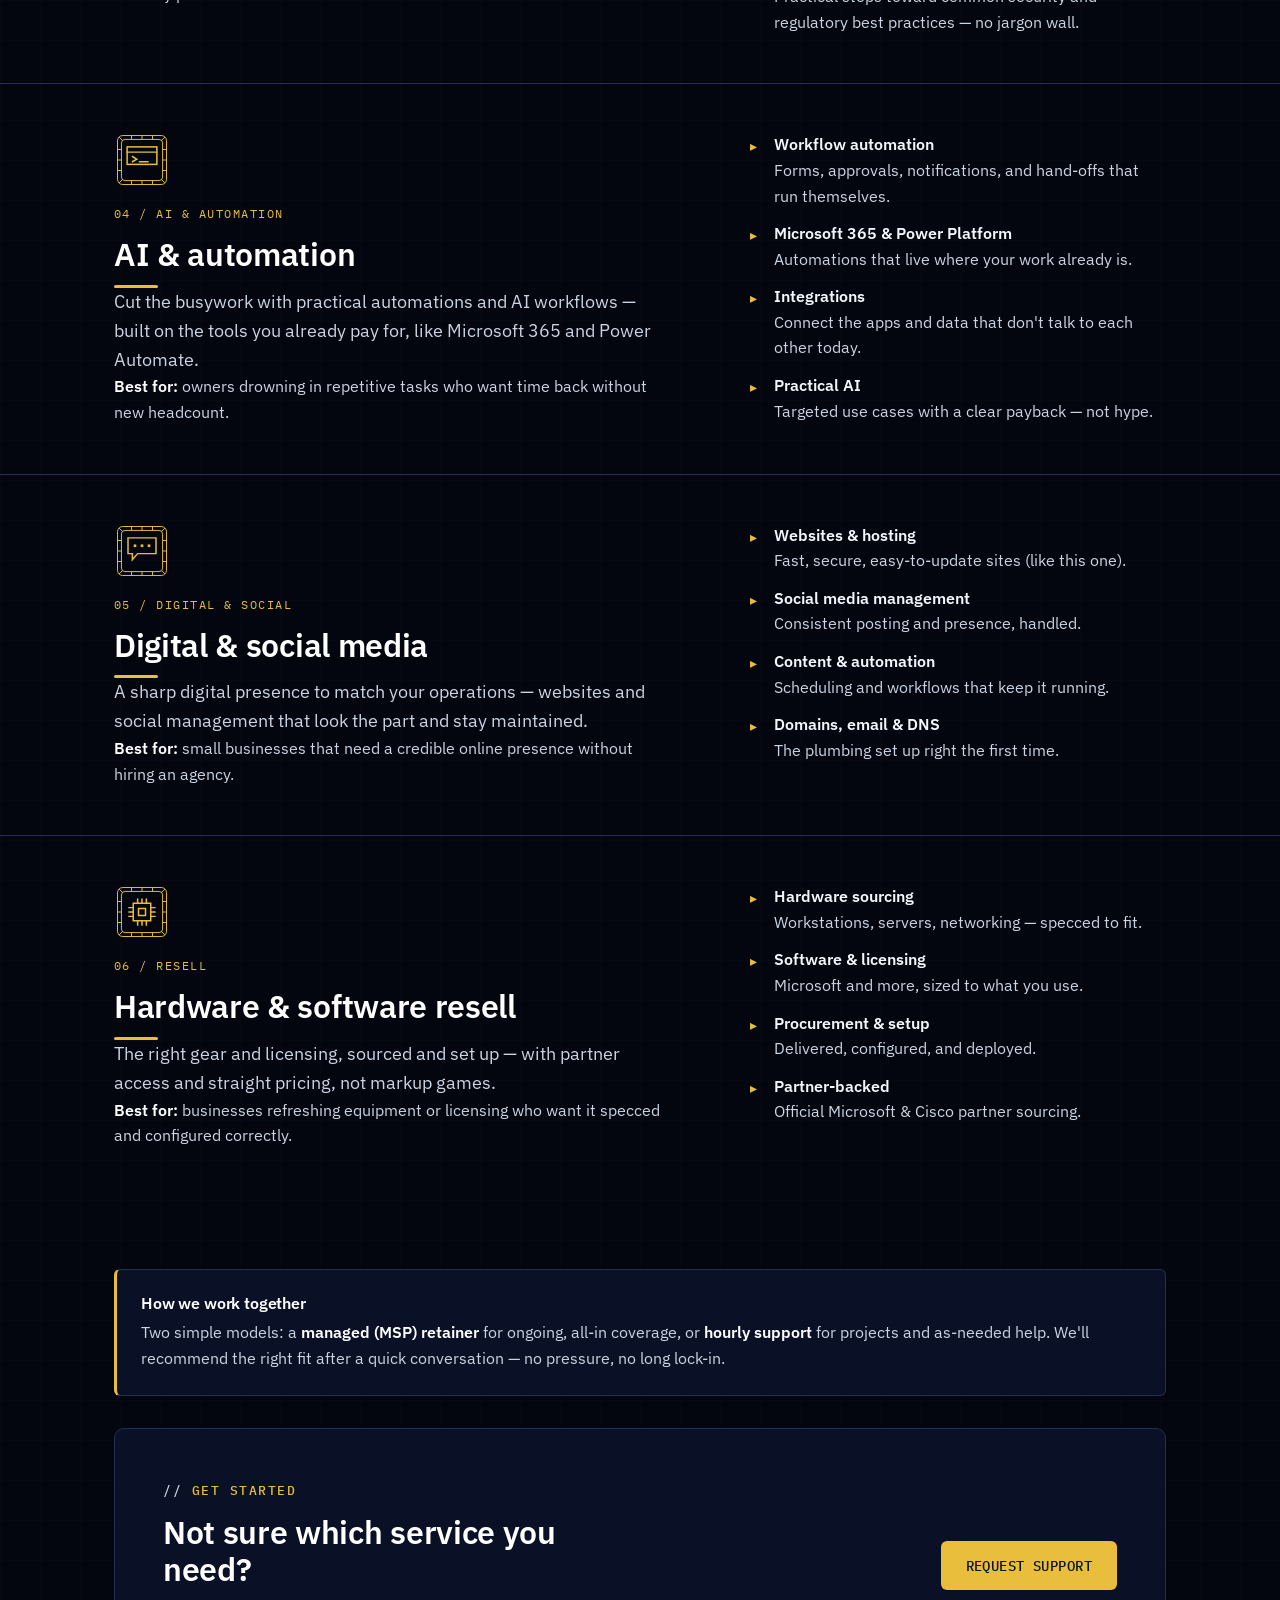
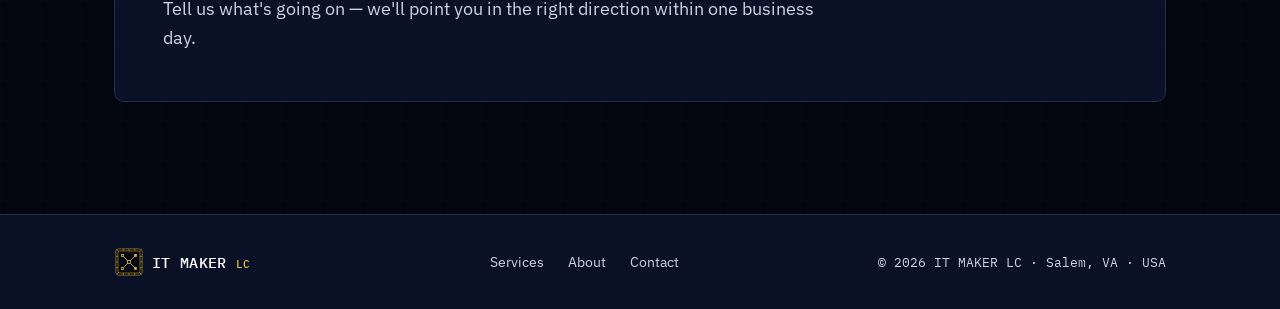
<file: services.html>
<!DOCTYPE html>
<html lang="en">
<head>
  <meta charset="UTF-8" />
  <meta name="viewport" content="width=device-width, initial-scale=1.0" />

  <!-- SEO -->
  <title>Services — Managed IT, Networking, Security &amp; Automation | IT MAKER LC</title>
  <meta name="description" content="IT MAKER LC services: managed IT and support, networking and Wi-Fi, security and compliance, AI and automation, digital and social, and hardware and software resell. Salem, VA and nationwide." />
  <link rel="canonical" href="https://it.makerlc.com/services.html" />

  <!-- Open Graph + Twitter -->
  <meta property="og:type" content="website" />
  <meta property="og:site_name" content="IT MAKER LC" />
  <meta property="og:title" content="Services — IT MAKER LC" />
  <meta property="og:description" content="Managed IT, networking, security, AI automation, digital, and resell — for small businesses. Salem, VA and nationwide." />
  <meta property="og:url" content="https://it.makerlc.com/services.html" />
  <meta property="og:image" content="https://it.makerlc.com/assets/og-default.png" />
  <meta name="twitter:card" content="summary_large_image" />
  <meta name="twitter:title" content="Services — IT MAKER LC" />
  <meta name="twitter:description" content="Managed IT, networking, security, AI automation, digital, and resell for small businesses." />
  <meta name="twitter:image" content="https://it.makerlc.com/assets/og-default.png" />

  <meta name="theme-color" content="#04060F" />
  <link rel="icon" type="image/svg+xml" href="/favicon.svg" />
  <link rel="icon" type="image/x-icon" href="/favicon.ico" />
  <link rel="apple-touch-icon" href="/apple-touch-icon.png" />
  <link rel="stylesheet" href="css/styles.css" />
</head>
<body>
  <a class="skip-link" href="#main">Skip to content</a>

  <!-- =========================================================================
       SHARED HEADER / NAV — duplicate verbatim on every page; only aria-current changes.
       ========================================================================= -->
  <header class="site-header">
    <div class="container nav">
      <a class="brand" href="index.html"><img class="brand-logo" src="assets/logo-mark.svg" alt="" width="32" height="32" /><span class="brand-name">IT&nbsp;MAKER&nbsp;<span class="brand-mark">LC</span></span></a>
      <button class="nav-toggle" aria-label="Toggle navigation menu"
              aria-controls="nav-links" aria-expanded="false">
        <svg width="22" height="22" viewBox="0 0 24 24" fill="none" stroke="currentColor"
             stroke-width="2" aria-hidden="true">
          <line x1="3" y1="6" x2="21" y2="6" /><line x1="3" y1="12" x2="21" y2="12" />
          <line x1="3" y1="18" x2="21" y2="18" />
        </svg>
      </button>
      <ul class="nav-links" id="nav-links">
        <li><a href="index.html">Home</a></li>
        <li><a href="services.html" aria-current="page">Services</a></li>
        <li><a href="about.html">About</a></li>
        <li><a href="contact.html">Contact</a></li>
        <li><a class="btn btn-primary" href="contact.html">Request support</a></li>
      </ul>
    </div>
  </header>

  <main id="main">

    <!-- ============================ INTRO ============================ -->
    <section class="hero">
      <div class="container">
        <span class="eyebrow">Services</span>
        <h1>Full-stack IT, one accountable partner.</h1>
        <p class="lead">From the firewall to the front desk — managed day-to-day, secured by default,
           and scaled to what a small business actually needs. Explore each capability below.</p>
        <div class="hero-actions">
          <a class="btn btn-primary" href="contact.html">Request support</a>
          <a class="btn btn-ghost" href="#managed-it">Jump to services</a>
        </div>
      </div>
    </section>

    <!-- ============================ MANAGED IT ============================ -->
    <section class="svc" id="managed-it">
      <div class="container split">
        <div>
          <img class="svc-icon" src="assets/icons/managed-it.svg" alt="" width="56" height="56" />
          <span class="svc-tag">01 / Managed IT</span>
          <h2>Managed IT &amp; support</h2>
          <p class="lead">Your day-to-day IT, handled. Proactive monitoring and patching keep problems
             from starting; a real person handles the ones that do.</p>
          <p class="text-muted"><strong>Best for:</strong> businesses that want IT off their plate —
             or a reliable hourly partner without a long contract.</p>
        </div>
        <ul class="check-list">
          <li><strong>Proactive monitoring &amp; patching</strong>Updates and health checks on a schedule, not after something breaks.</li>
          <li><strong>Helpdesk &amp; remote support</strong>Fast answers for the whole team, on-site or remote.</li>
          <li><strong>Endpoint &amp; device management</strong>Standardized, secured, and kept current.</li>
          <li><strong>Managed or hourly</strong>MSP retainer for full coverage, or hourly when you just need a hand.</li>
        </ul>
      </div>
    </section>

    <!-- ============================ NETWORKING ============================ -->
    <section class="svc" id="networking">
      <div class="container split">
        <div>
          <img class="svc-icon" src="assets/icons/networking.svg" alt="" width="56" height="56" />
          <span class="svc-tag">02 / Networking</span>
          <h2>Networking, Wi-Fi &amp; infrastructure</h2>
          <p class="lead">Business-grade networks designed to stay up and stay fast — wired, wireless,
             and everything that connects them.</p>
          <p class="text-muted"><strong>Best for:</strong> offices, shops, and multi-space sites that
             have outgrown consumer gear.</p>
        </div>
        <ul class="check-list">
          <li><strong>Network &amp; Wi-Fi design</strong>Coverage and throughput planned for how you actually work.</li>
          <li><strong>Firewalls &amp; segmentation</strong>Traffic controlled and isolated by default.</li>
          <li><strong>Switching, cabling &amp; VLANs</strong>A clean backbone that's easy to support.</li>
          <li><strong>Remote access &amp; VPN</strong>Secure connectivity for hybrid and remote teams.</li>
        </ul>
      </div>
    </section>

    <!-- ============================ SECURITY ============================ -->
    <section class="svc" id="security">
      <div class="container split">
        <div>
          <img class="svc-icon" src="assets/icons/security.svg" alt="" width="56" height="56" />
          <span class="svc-tag">03 / Security</span>
          <h2>Security &amp; compliance</h2>
          <p class="lead">A zero-trust mindset applied at small-business scale: reduce the attack
             surface, patch relentlessly, and be ready to recover.</p>
          <p class="text-muted"><strong>Best for:</strong> teams handling sensitive data or that want
             to tighten their security posture.</p>
        </div>
        <ul class="check-list">
          <li><strong>Endpoint &amp; identity protection</strong>MFA, least-privilege access, and hardened devices.</li>
          <li><strong>Patch &amp; vulnerability discipline</strong>Known holes closed on a schedule.</li>
          <li><strong>Backup &amp; recovery</strong>Tested backups so an incident is an inconvenience, not a crisis.</li>
          <li><strong>Compliance guidance</strong>Practical steps toward common security and regulatory best practices — no jargon wall.</li>
        </ul>
      </div>
    </section>

    <!-- ============================ AI / AUTOMATION ============================ -->
    <section class="svc" id="ai">
      <div class="container split">
        <div>
          <img class="svc-icon" src="assets/icons/ai-automation.svg" alt="" width="56" height="56" />
          <span class="svc-tag">04 / AI &amp; Automation</span>
          <h2>AI &amp; automation</h2>
          <p class="lead">Cut the busywork with practical automations and AI workflows — built on the
             tools you already pay for, like Microsoft 365 and Power Automate.</p>
          <p class="text-muted"><strong>Best for:</strong> owners drowning in repetitive tasks who want
             time back without new headcount.</p>
        </div>
        <ul class="check-list">
          <li><strong>Workflow automation</strong>Forms, approvals, notifications, and hand-offs that run themselves.</li>
          <li><strong>Microsoft 365 &amp; Power Platform</strong>Automations that live where your work already is.</li>
          <li><strong>Integrations</strong>Connect the apps and data that don't talk to each other today.</li>
          <li><strong>Practical AI</strong>Targeted use cases with a clear payback — not hype.</li>
        </ul>
      </div>
    </section>

    <!-- ============================ DIGITAL ============================ -->
    <section class="svc" id="digital">
      <div class="container split">
        <div>
          <img class="svc-icon" src="assets/icons/digital-social.svg" alt="" width="56" height="56" />
          <span class="svc-tag">05 / Digital &amp; Social</span>
          <h2>Digital &amp; social media</h2>
          <p class="lead">A sharp digital presence to match your operations — websites and social
             management that look the part and stay maintained.</p>
          <p class="text-muted"><strong>Best for:</strong> small businesses that need a credible online
             presence without hiring an agency.</p>
        </div>
        <ul class="check-list">
          <li><strong>Websites &amp; hosting</strong>Fast, secure, easy-to-update sites (like this one).</li>
          <li><strong>Social media management</strong>Consistent posting and presence, handled.</li>
          <li><strong>Content &amp; automation</strong>Scheduling and workflows that keep it running.</li>
          <li><strong>Domains, email &amp; DNS</strong>The plumbing set up right the first time.</li>
        </ul>
      </div>
    </section>

    <!-- ============================ RESELL ============================ -->
    <section class="svc" id="resell">
      <div class="container split">
        <div>
          <img class="svc-icon" src="assets/icons/resell.svg" alt="" width="56" height="56" />
          <span class="svc-tag">06 / Resell</span>
          <h2>Hardware &amp; software resell</h2>
          <p class="lead">The right gear and licensing, sourced and set up — with partner access and
             straight pricing, not markup games.</p>
          <p class="text-muted"><strong>Best for:</strong> businesses refreshing equipment or licensing
             who want it specced and configured correctly.</p>
        </div>
        <ul class="check-list">
          <li><strong>Hardware sourcing</strong>Workstations, servers, networking — specced to fit.</li>
          <li><strong>Software &amp; licensing</strong>Microsoft and more, sized to what you use.</li>
          <li><strong>Procurement &amp; setup</strong>Delivered, configured, and deployed.</li>
          <li><strong>Partner-backed</strong>Official Microsoft &amp; Cisco partner sourcing.</li>
        </ul>
      </div>
    </section>

    <!-- ============================ ENGAGEMENT + CTA ============================ -->
    <section class="section-tight">
      <div class="container">
        <div class="callout">
          <h3>How we work together</h3>
          <p>Two simple models: a <strong>managed (MSP) retainer</strong> for ongoing, all-in coverage,
             or <strong>hourly support</strong> for projects and as-needed help. We'll recommend the
             right fit after a quick conversation — no pressure, no long lock-in.</p>
        </div>

        <div class="band" style="margin-top: var(--space-6);">
          <div>
            <span class="eyebrow">Get started</span>
            <h2>Not sure which service you need?</h2>
            <p class="lead">Tell us what's going on — we'll point you in the right direction within one business day.</p>
          </div>
          <a class="btn btn-primary" href="contact.html">Request support</a>
        </div>
      </div>
    </section>

  </main>

  <!-- =========================================================================
       SHARED FOOTER — duplicate verbatim on every page.
       ========================================================================= -->
  <footer class="site-footer">
    <div class="container footer-inner">
      <a class="brand" href="index.html"><img class="brand-logo" src="assets/logo-mark.svg" alt="" width="32" height="32" /><span class="brand-name">IT&nbsp;MAKER&nbsp;<span class="brand-mark">LC</span></span></a>
      <ul class="footer-links">
        <li><a href="services.html">Services</a></li>
        <li><a href="about.html">About</a></li>
        <li><a href="contact.html">Contact</a></li>
      </ul>
      <p class="footer-meta">&copy; <span id="year"></span> IT MAKER LC · Salem, VA · USA</p>
    </div>
  </footer>

  <script src="js/main.js"></script>
</body>
</html>
</file>
<file: css/styles.css>
/* =============================================================================
   IT MAKER LC — styles.css
   Design system + shared components for the multi-page site.
   Aesthetic: dark, authoritative, "network-ops / classified briefing".
   Palette: deep navy / gunmetal / near-black + single electric-teal accent.
   Type: IBM Plex Sans (body) + IBM Plex Mono (labels/data), self-hosted.

   Structure of this file:
     1. Design tokens (:root custom properties)
     2. Self-hosted fonts (@font-face)
     3. Reset & base
     4. Typography
     5. Layout (container, sections)
     6. Accessibility (skip link, focus)
     7. Header / nav
     8. Buttons
     9. Eyebrow labels + section headers
    10. Forms
    11. Footer
    12. Utilities
    13. Reduced-motion
   ============================================================================= */

/* 1. DESIGN TOKENS ---------------------------------------------------------- */
:root {
  /* Color — deep Marine navy base + single gold accent, crisp white text */
  --bg:          #04060F;  /* page background (near-black navy) */
  --surface:     #0A1026;  /* cards, panels (raised navy) */
  --surface-2:   #121A33;  /* raised / hover surfaces */
  --border:      #223053;  /* navy gunmetal hairlines */
  --text:        #F3F6FD;  /* primary text (crisp near-white) */
  --text-muted:  #CBD4E2;  /* secondary text (light, near-white for readability) */
  --accent:      #E8BE3C;  /* military gold — links, CTAs, eyebrows, focus */
  --accent-hover:#F4CE55;  /* brighter gold on hover */
  --accent-bright:#FFCE47; /* luminous gold for large display text (hero) */
  --accent-dim:  #6B5A1E;  /* subtle gold fills */
  --on-accent:   #0A1428;  /* text ON gold buttons/badges (dark navy) */
  --danger:      #E5484D;  /* error text */
  --success:     #46B17E;  /* success text (nudged brighter for navy) */

  /* Spacing scale (keep rhythm consistent everywhere) */
  --space-1: 4px;   --space-2: 8px;   --space-3: 12px;  --space-4: 16px;
  --space-5: 24px;  --space-6: 32px;  --space-7: 48px;  --space-8: 64px;
  --space-9: 96px;

  /* Type families — self-hosted first, robust fallbacks so the site
     looks right even before the woff2 files are added to /assets/fonts. */
  --font-sans: "IBM Plex Sans", -apple-system, BlinkMacSystemFont, "Segoe UI",
               Roboto, Helvetica, Arial, sans-serif;
  --font-mono: "IBM Plex Mono", ui-monospace, SFMono-Regular, "Cascadia Mono",
               Consolas, "Liberation Mono", monospace;

  /* Radii, shadow, motion, layout */
  --radius:      6px;
  --radius-lg:   10px;
  --shadow:      0 8px 24px rgba(0,0,0,0.35);
  --transition:  150ms ease;
  --maxw:        1100px;   /* container max width */
  --gutter:      24px;
}

/* 2. SELF-HOSTED FONTS ------------------------------------------------------ */
/* Add the matching .woff2 files to /assets/fonts/ (see assets/fonts/README.md).
   font-display: swap = show fallback immediately, swap in Plex when ready. */
@font-face {
  font-family: "IBM Plex Sans"; font-style: normal; font-weight: 400;
  font-display: swap; src: url("../assets/fonts/IBMPlexSans-Regular.woff2") format("woff2");
}
@font-face {
  font-family: "IBM Plex Sans"; font-style: normal; font-weight: 500;
  font-display: swap; src: url("../assets/fonts/IBMPlexSans-Medium.woff2") format("woff2");
}
@font-face {
  font-family: "IBM Plex Sans"; font-style: normal; font-weight: 600;
  font-display: swap; src: url("../assets/fonts/IBMPlexSans-SemiBold.woff2") format("woff2");
}
@font-face {
  font-family: "IBM Plex Mono"; font-style: normal; font-weight: 400;
  font-display: swap; src: url("../assets/fonts/IBMPlexMono-Regular.woff2") format("woff2");
}
@font-face {
  font-family: "IBM Plex Mono"; font-style: normal; font-weight: 500;
  font-display: swap; src: url("../assets/fonts/IBMPlexMono-Medium.woff2") format("woff2");
}

/* 3. RESET & BASE ----------------------------------------------------------- */
*, *::before, *::after { box-sizing: border-box; }
* { margin: 0; }

html { scroll-behavior: smooth; -webkit-text-size-adjust: 100%; }

body {
  font-family: var(--font-sans);
  font-size: 1rem;
  line-height: 1.6;
  color: var(--text);
  background: var(--bg);
  /* subtle ops-grid texture: faint gunmetal grid lines, very low contrast */
  background-image:
    linear-gradient(rgba(42,53,70,0.05) 1px, transparent 1px),
    linear-gradient(90deg, rgba(42,53,70,0.05) 1px, transparent 1px);
  background-size: 40px 40px;
  min-height: 100vh;
  -webkit-font-smoothing: antialiased;
  text-rendering: optimizeLegibility;
}

img, svg { display: block; max-width: 100%; height: auto; }
a { color: var(--accent); text-decoration: none; transition: color var(--transition); }
a:hover { color: var(--accent-hover); }

/* 4. TYPOGRAPHY ------------------------------------------------------------- */
h1, h2, h3 { font-weight: 600; line-height: 1.15; color: #FFFFFF; letter-spacing: -0.01em; }
h1 { font-size: clamp(2rem, 5vw, 3.25rem); }
h2 { font-size: clamp(1.5rem, 3vw, 2rem); }
h3 { font-size: 1.25rem; }
p  { color: var(--text); }
.lead { font-size: 1.125rem; color: var(--text-muted); max-width: 60ch; }
strong { font-weight: 600; color: #FFFFFF; }

/* 5. LAYOUT ----------------------------------------------------------------- */
.container {
  width: 100%;
  max-width: var(--maxw);
  margin-inline: auto;
  padding-inline: var(--gutter);
}
section { padding-block: var(--space-8); }
.section-tight { padding-block: var(--space-7); }

/* 6. ACCESSIBILITY ---------------------------------------------------------- */
/* Skip link: hidden until keyboard-focused, then visible top-left */
.skip-link {
  position: absolute; left: var(--space-3); top: -60px;
  background: var(--accent); color: var(--on-accent); font-weight: 600;
  padding: var(--space-2) var(--space-4); border-radius: var(--radius);
  z-index: 1000; transition: top var(--transition);
}
.skip-link:focus { top: var(--space-3); }

/* Visible teal focus ring for keyboard users on all interactive elements */
a:focus-visible, button:focus-visible, input:focus-visible,
select:focus-visible, textarea:focus-visible {
  outline: 2px solid var(--accent);
  outline-offset: 2px;
}

/* 7. HEADER / NAV ----------------------------------------------------------- */
.site-header {
  position: sticky; top: 0; z-index: 100;
  background: rgba(10,14,20,0.85);
  backdrop-filter: blur(8px);
  border-bottom: 1px solid var(--border);
}
.nav {
  display: flex; align-items: center; justify-content: space-between;
  min-height: 64px; gap: var(--space-4);
}
.brand {
  display: inline-flex; align-items: center; gap: 0.5em;
  font-family: var(--font-mono); font-weight: 500; font-size: 1.05rem;
  color: #FFFFFF; letter-spacing: 0.02em; white-space: nowrap;
}
.brand:hover { color: #FFFFFF; }
/* Square network-mesh mark sits left of the wordmark. Sized in em so it tracks
   the brand font-size in both header (1.05rem) and footer (0.95rem). flex:none
   stops it squashing when the nav gets tight. */
.brand-logo { width: 2em; height: 2em; display: block; flex: none; }
/* Keep the wordmark as ONE inline text run. Without this wrapper the flex
   container would split "IT MAKER" and the LC span into separate flex items,
   and align-items:center would vertically center LC instead of letting it
   sit on the shared text baseline. */
.brand-name { display: inline-block; }
/* Gold "LC" suffix, set smaller than "IT MAKER" as a logotype treatment.
   0.7em = 70% of the brand size; em keeps it proportional in header (1.05rem)
   and footer (0.95rem). vertical-align:baseline bottom-aligns the caps with
   "IT MAKER" (no descenders => baseline == bottom) so LC sits flush at the
   bottom everywhere the company name appears. */
.brand .brand-mark { color: var(--accent); font-size: 0.7em; vertical-align: baseline; }

.nav-links {
  display: flex; align-items: center; gap: var(--space-5); list-style: none;
}
/* :not(.btn) so the CTA button keeps its own (button) colors instead of
   inheriting the muted nav-link color — this was making it hard to read. */
.nav-links a:not(.btn) {
  color: var(--text-muted); font-size: 0.95rem; font-weight: 500;
  padding-block: var(--space-2);
}
.nav-links a:not(.btn):hover,
.nav-links a:not(.btn)[aria-current="page"] { color: var(--text); }
.nav-links a[aria-current="page"] {
  border-bottom: 2px solid var(--accent); padding-bottom: calc(var(--space-2) - 2px);
}

/* Mobile hamburger toggle — hidden on desktop */
.nav-toggle {
  display: none; background: none; border: 1px solid var(--border);
  border-radius: var(--radius); color: var(--text); padding: var(--space-2);
  cursor: pointer; line-height: 0;
}

@media (max-width: 768px) {
  .nav-toggle { display: inline-flex; }
  .nav-links {
    position: absolute; inset: 64px 0 auto 0;
    flex-direction: column; align-items: flex-start; gap: 0;
    background: var(--surface); border-bottom: 1px solid var(--border);
    padding: var(--space-3) var(--gutter);
    /* collapsed by default; .is-open reveals it */
    display: none;
  }
  .nav-links.is-open { display: flex; }
  .nav-links li { width: 100%; }
  .nav-links a { display: block; width: 100%; padding: var(--space-3) 0; }
  .nav-links .btn { margin-top: var(--space-2); }
}

/* 8. BUTTONS ---------------------------------------------------------------- */
.btn {
  display: inline-flex; align-items: center; justify-content: center;
  gap: var(--space-2);
  font-family: var(--font-mono); font-size: 0.9rem; font-weight: 500;
  letter-spacing: 0.03em; text-transform: uppercase;
  padding: var(--space-3) var(--space-5);
  border-radius: var(--radius); border: 1px solid transparent;
  cursor: pointer; transition: all var(--transition); white-space: nowrap;
}
.btn-primary { background: var(--accent); color: var(--on-accent); }
.btn-primary:hover {
  background: var(--accent-hover); color: var(--on-accent);
  transform: translateY(-2px); box-shadow: 0 6px 22px rgba(232,190,60,0.42);
}
.btn-ghost { background: transparent; color: var(--text); border-color: var(--border); }
.btn-ghost:hover {
  border-color: var(--accent); color: var(--accent);
  transform: translateY(-2px); box-shadow: 0 6px 22px rgba(232,190,60,0.16);
}
.btn:disabled { opacity: 0.55; cursor: not-allowed; }

/* 9. EYEBROW LABELS + SECTION HEADERS --------------------------------------- */
/* Mono uppercase marker, e.g.  // CONTACT  — the "briefing" device */
.eyebrow {
  font-family: var(--font-mono); font-size: 0.8rem; font-weight: 500;
  text-transform: uppercase; letter-spacing: 0.12em; color: var(--accent);
  display: inline-block; margin-bottom: var(--space-3);
}
.eyebrow::before { content: "// "; color: var(--text-muted); }
.section-head { max-width: 60ch; margin-bottom: var(--space-6); }
.section-head p { color: var(--text-muted); margin-top: var(--space-3); }
/* Short gold tick under section headings for cohesion (not hero/CTA). */
.section-head h2::after,
.split h2::after {
  content: ""; display: block; width: 44px; height: 3px; border-radius: 2px;
  margin-top: var(--space-3); background: var(--accent);
}

/* 10. FORMS ----------------------------------------------------------------- */
.form-grid { display: grid; gap: var(--space-4); }
.field { display: flex; flex-direction: column; gap: var(--space-2); }
.field-row { display: grid; grid-template-columns: 1fr 1fr; gap: var(--space-4); }
@media (max-width: 560px) { .field-row { grid-template-columns: 1fr; } }

label {
  font-family: var(--font-mono); font-size: 0.78rem; font-weight: 500;
  text-transform: uppercase; letter-spacing: 0.08em; color: var(--text-muted);
}
label .req { color: var(--accent); }  /* teal asterisk on required fields */

input, select, textarea {
  font-family: var(--font-sans); font-size: 1rem; color: var(--text);
  background: var(--surface); border: 1px solid var(--border);
  border-radius: var(--radius); padding: var(--space-3) var(--space-4);
  transition: border-color var(--transition), background var(--transition);
  width: 100%;
}
input::placeholder, textarea::placeholder { color: #5D6B7E; }
input:focus, select:focus, textarea:focus {
  border-color: var(--accent); background: var(--surface-2);
}
textarea { resize: vertical; min-height: 140px; }
select { appearance: none; cursor: pointer; }

/* Honeypot: off-screen decoy field. Real users never see or tab to it.
   Not display:none — some bots skip hidden inputs. */
.hp-field {
  position: absolute; left: -9999px; width: 1px; height: 1px; overflow: hidden;
}

/* Form status message (aria-live region) */
.form-status { font-family: var(--font-mono); font-size: 0.9rem; min-height: 1.4em; }
.form-status.is-error   { color: var(--danger); }
.form-status.is-success { color: var(--success); }
.field-note { font-size: 0.85rem; color: var(--text-muted); }

/* Two-column contact layout: form + info aside */
.contact-layout { display: grid; grid-template-columns: 1.4fr 1fr; gap: var(--space-7); }
@media (max-width: 860px) { .contact-layout { grid-template-columns: 1fr; gap: var(--space-6); } }

.info-card {
  background: var(--surface); border: 1px solid var(--border);
  border-radius: var(--radius-lg); padding: var(--space-5);
}
.info-card + .info-card { margin-top: var(--space-4); }
.info-card h3 { font-size: 1rem; margin-bottom: var(--space-2); }
.data-point { font-family: var(--font-mono); color: var(--accent); }

/* 11. FOOTER ---------------------------------------------------------------- */
.site-footer {
  border-top: 1px solid var(--border); background: var(--surface);
  padding-block: var(--space-6); margin-top: var(--space-8);
}
.footer-inner {
  display: flex; flex-wrap: wrap; align-items: center; justify-content: space-between;
  gap: var(--space-4);
}
.footer-inner .brand { font-size: 0.95rem; }
.footer-meta { font-family: var(--font-mono); font-size: 0.82rem; color: var(--text-muted); }
.footer-links { display: flex; gap: var(--space-5); list-style: none; }
.footer-links a { color: var(--text-muted); font-size: 0.9rem; }
.footer-links a:hover { color: var(--text); }

/* 12. UTILITIES ------------------------------------------------------------- */
.visually-hidden {
  position: absolute; width: 1px; height: 1px; padding: 0; margin: -1px;
  overflow: hidden; clip: rect(0,0,0,0); white-space: nowrap; border: 0;
}
.mt-0 { margin-top: 0; }
.text-muted { color: var(--text-muted); }

/* 13. HOME / SHARED PAGE COMPONENTS ---------------------------------------- */
/* Hero */
.hero {
  padding-block: var(--space-9) var(--space-8); border-bottom: 1px solid var(--border);
  position: relative; overflow: hidden;   /* contain the animated backdrop */
}
.hero > .container { position: relative; z-index: 2; }   /* keep content above backdrop */

/* Backdrop: faint gold glow + tech grid, faded out toward the bottom */
.hero::before {
  content: ""; position: absolute; inset: 0; z-index: 0; pointer-events: none;
  background:
    radial-gradient(620px 320px at 18% -5%, rgba(232,190,60,0.10), transparent 70%),
    linear-gradient(rgba(36,52,90,0.22) 1px, transparent 1px) 0 0 / 44px 44px,
    linear-gradient(90deg, rgba(36,52,90,0.22) 1px, transparent 1px) 0 0 / 44px 44px;
  -webkit-mask-image: linear-gradient(180deg, #000 55%, transparent 100%);
          mask-image: linear-gradient(180deg, #000 55%, transparent 100%);
}
/* ---------------------------------------------------------------------------
   HERO TRAIN RAIL  (in-flow band between the CTA buttons and the data strip)
   A line-art locomotive rides a faint gold rail that sits in its own band in
   the hero's normal flow — placed in the markup BETWEEN .hero-actions and
   .data-strip, so it always lands in that gap (never behind the stats text).
   The band is container-width; the train is clipped to it and loops L→R.
   --------------------------------------------------------------------------- */
.hero-rail {
  position: relative;                 /* was an absolute backdrop */
  width: 100%; height: 64px;
  margin-block: var(--space-4);       /* breathing room above/below the band */
  overflow: hidden;                   /* clip the locomotive to the band */
  pointer-events: none; opacity: 0.5;
  /* The rail itself: two gold hairlines + evenly spaced "ties", painted as
     layered backgrounds so no extra elements are needed. Track sits low in the
     band; the train rides on top of it. */
  background:
    linear-gradient(var(--accent), var(--accent)) 0 56px / 100% 1.5px repeat-x,
    linear-gradient(var(--accent), var(--accent)) 0 61px / 100% 1.5px repeat-x,
    repeating-linear-gradient(90deg, var(--accent) 0 1.5px, transparent 1.5px 22px) 0 58px / 100% 5px repeat-x;
  /* Fade the rail out at both edges so it doesn't hit the container walls hard. */
  -webkit-mask-image: linear-gradient(90deg, transparent, #000 14%, #000 86%, transparent);
          mask-image: linear-gradient(90deg, transparent, #000 14%, #000 86%, transparent);
}
/* The locomotive: line-art (stroke-only) SVG, colored via currentColor = gold.
   Rides the rail and loops left → right. We animate `left` (relative to the
   band's width) rather than translateX, so one pass = exactly one band-width. */
.hero-train {
  position: absolute; bottom: 12px; left: 0;
  width: 132px; height: auto; color: var(--accent);
  filter: drop-shadow(0 0 7px rgba(255,206,71,0.30));  /* soft headlight halo */
  will-change: left;
  animation: trainRun 26s linear infinite;
}
/* Enter off the left edge, exit off the right; the long pause offscreen keeps
   the band calm between passes. */
@keyframes trainRun {
  0%   { left: -150px; }
  100% { left: 100%; }
}
.hero .eyebrow { margin-bottom: var(--space-4); }
.hero h1 { max-width: 16ch; }
/* Terse "briefing" triad headline, mono-flavored accent on key words */
/* Brighter, luminous gold + faint glow so the big slogan pops on near-black */
.hero h1 .hl { color: var(--accent-bright); text-shadow: 0 0 24px rgba(255,206,71,0.22); }
.hero .lead { margin-top: var(--space-4); }
.hero-actions { display: flex; flex-wrap: wrap; gap: var(--space-3); margin-top: var(--space-6); }

/* Data strip: mono key/value facts under the hero */
.data-strip {
  display: flex; flex-wrap: wrap; gap: var(--space-6);
  margin-top: var(--space-7); padding-top: var(--space-5);
  border-top: 1px solid var(--border);
}
.data-strip .stat { display: flex; flex-direction: column; gap: 2px; }
.data-strip .stat b { font-family: var(--font-mono); font-weight: 500; color: var(--accent); font-size: 1.05rem; }
.data-strip .stat span { font-size: 0.85rem; color: var(--text-muted); }

/* Service card grid */
.card-grid {
  display: grid; grid-template-columns: repeat(3, 1fr); gap: var(--space-4);
}
@media (max-width: 860px) { .card-grid { grid-template-columns: repeat(2, 1fr); } }
@media (max-width: 560px) { .card-grid { grid-template-columns: 1fr; } }

.card {
  display: block; background: var(--surface); border: 1px solid var(--border);
  border-radius: var(--radius-lg); padding: var(--space-5);
  transition: border-color var(--transition), transform var(--transition), background var(--transition);
}
a.card:hover { border-color: var(--accent); background: var(--surface-2); transform: translateY(-2px); }
.card .card-tag {
  font-family: var(--font-mono); font-size: 0.72rem; color: var(--text-muted);
  letter-spacing: 0.1em; text-transform: uppercase;
}
.card h3 { margin: var(--space-2) 0; color: #FFFFFF; }
.card p { color: var(--text-muted); font-size: 0.95rem; }
.card .card-more {
  display: inline-block; margin-top: var(--space-3);
  font-family: var(--font-mono); font-size: 0.8rem; color: var(--accent);
}

/* "Why us" two-column: copy + data list */
.split { display: grid; grid-template-columns: 1.2fr 1fr; gap: var(--space-7); align-items: start; }
@media (max-width: 860px) { .split { grid-template-columns: 1fr; gap: var(--space-6); } }
.check-list { list-style: none; display: grid; gap: var(--space-3); }
.check-list li { padding-left: var(--space-5); position: relative; color: var(--text-muted); }
.check-list li::before {
  content: "▸"; position: absolute; left: 0; color: var(--accent); font-size: 0.9rem; top: 2px;
}
.check-list li strong { display: block; color: var(--text); }

/* Partner badges (text-based until logo images are added) */
.partners { display: flex; flex-wrap: wrap; gap: var(--space-6); margin-top: var(--space-5); align-items: flex-start; }

/* Emblem medallions: logo centered on a dark disc inside a gold ring.
   The ring is the "emblem"; the logo itself is never recolored/cropped
   (padding gives it clear space per Microsoft/Cisco brand rules). */
.emblem { display: flex; flex-direction: column; align-items: center; gap: var(--space-2); text-align: center; width: 104px; }
.emblem-ring {
  width: 96px; height: 96px; border-radius: 50%;
  background: var(--surface); border: 2px solid var(--accent);
  display: flex; align-items: center; justify-content: center;
  padding: 18px; box-shadow: 0 0 18px rgba(232,190,60,0.12);
  transition: border-color var(--transition), box-shadow var(--transition);
}
.emblem:hover .emblem-ring { border-color: var(--accent-hover); box-shadow: 0 0 24px rgba(232,190,60,0.22); }
.emblem-ring img { max-width: 100%; max-height: 100%; object-fit: contain; display: block; }
.emblem-label {
  font-family: var(--font-mono); font-size: 0.72rem; letter-spacing: 0.06em;
  text-transform: uppercase; color: var(--text-muted); line-height: 1.3;
}

.badge {
  font-family: var(--font-mono); font-size: 0.85rem; color: var(--text);
  border: 1px solid var(--border); border-left: 3px solid var(--accent);
  border-radius: var(--radius);
  padding: var(--space-3) var(--space-4); background: var(--surface);
}
.badge b { color: var(--accent); font-weight: 500; }

/* CTA band */
.band {
  background: var(--surface); border: 1px solid var(--border);
  border-radius: var(--radius-lg); padding: var(--space-7);
  display: flex; flex-wrap: wrap; align-items: center; justify-content: space-between;
  gap: var(--space-5);
}
.band h2 { max-width: 22ch; }
.band .lead { margin-top: var(--space-2); }

/* Service detail blocks (Services page) — anchored, offset for sticky header */
.svc { padding-block: var(--space-7); border-top: 1px solid var(--border); scroll-margin-top: 84px; }
.svc:first-of-type { border-top: none; }
.svc .eyebrow { color: var(--text-muted); }
.svc .eyebrow::before { content: ""; }        /* no // prefix on numbered service tags */
.svc .svc-tag {
  font-family: var(--font-mono); font-size: 0.78rem; letter-spacing: 0.12em;
  text-transform: uppercase; color: var(--accent); display: inline-block;
  margin-bottom: var(--space-3);
}
/* Topic icon above each service tag — squared track-frame badges: twin concentric
   rails + ties (favicon-style, background-independent) around a fine straight-line
   glyph. Sized modestly so they read as a label, not a hero graphic. */
.svc-icon { width: 56px; height: 56px; margin-bottom: var(--space-3); display: block; }

/* Simple callout panel (e.g. engagement model) */
.callout {
  background: var(--surface); border: 1px solid var(--border);
  border-left: 3px solid var(--accent); border-radius: var(--radius);
  padding: var(--space-5); margin-top: var(--space-5);
}
.callout h3 { font-size: 1rem; margin-bottom: var(--space-2); }
.callout p { color: var(--text-muted); }

/* Values grid (About) reuses .card-grid + .card */

/* RAIL THEME ---------------------------------------------------------------- */
/* Rail-track divider: two gold rails + ties, faded at the ends. Reusable:
   <div class="container"><div class="rail" aria-hidden="true"></div></div> */
.rail {
  height: 14px; width: 100%; margin-block: var(--space-6); opacity: 0.5;
  background:
    linear-gradient(var(--accent), var(--accent)) 0 4px / 100% 1.5px no-repeat,
    linear-gradient(var(--accent), var(--accent)) 0 9px / 100% 1.5px no-repeat,
    repeating-linear-gradient(90deg, var(--accent) 0 1.5px, transparent 1.5px 18px) 0 center / 100% 6px no-repeat;
  -webkit-mask-image: linear-gradient(90deg, transparent, #000 12%, #000 88%, transparent);
          mask-image: linear-gradient(90deg, transparent, #000 12%, #000 88%, transparent);
}

/* 14. REDUCED MOTION -------------------------------------------------------- */
@media (prefers-reduced-motion: reduce) {
  html { scroll-behavior: auto; }
  *, *::before, *::after {
    animation-duration: 0.01ms !important; animation-iteration-count: 1 !important;
    transition-duration: 0.01ms !important;
  }
  /* Motion-sensitive users: the global rule above freezes trainRun to a single
     frame, which parks the locomotive mid-hero. Nudge it to a resting spot on
     the rail (a little in from the left) so it looks intentional, not stalled.
     The rail itself is static, so the scene still reads as "train on a track". */
  .hero-train {
    animation: none !important;
    left: 8%;                 /* park a little in from the left, on the rail */
  }
}
</file>
